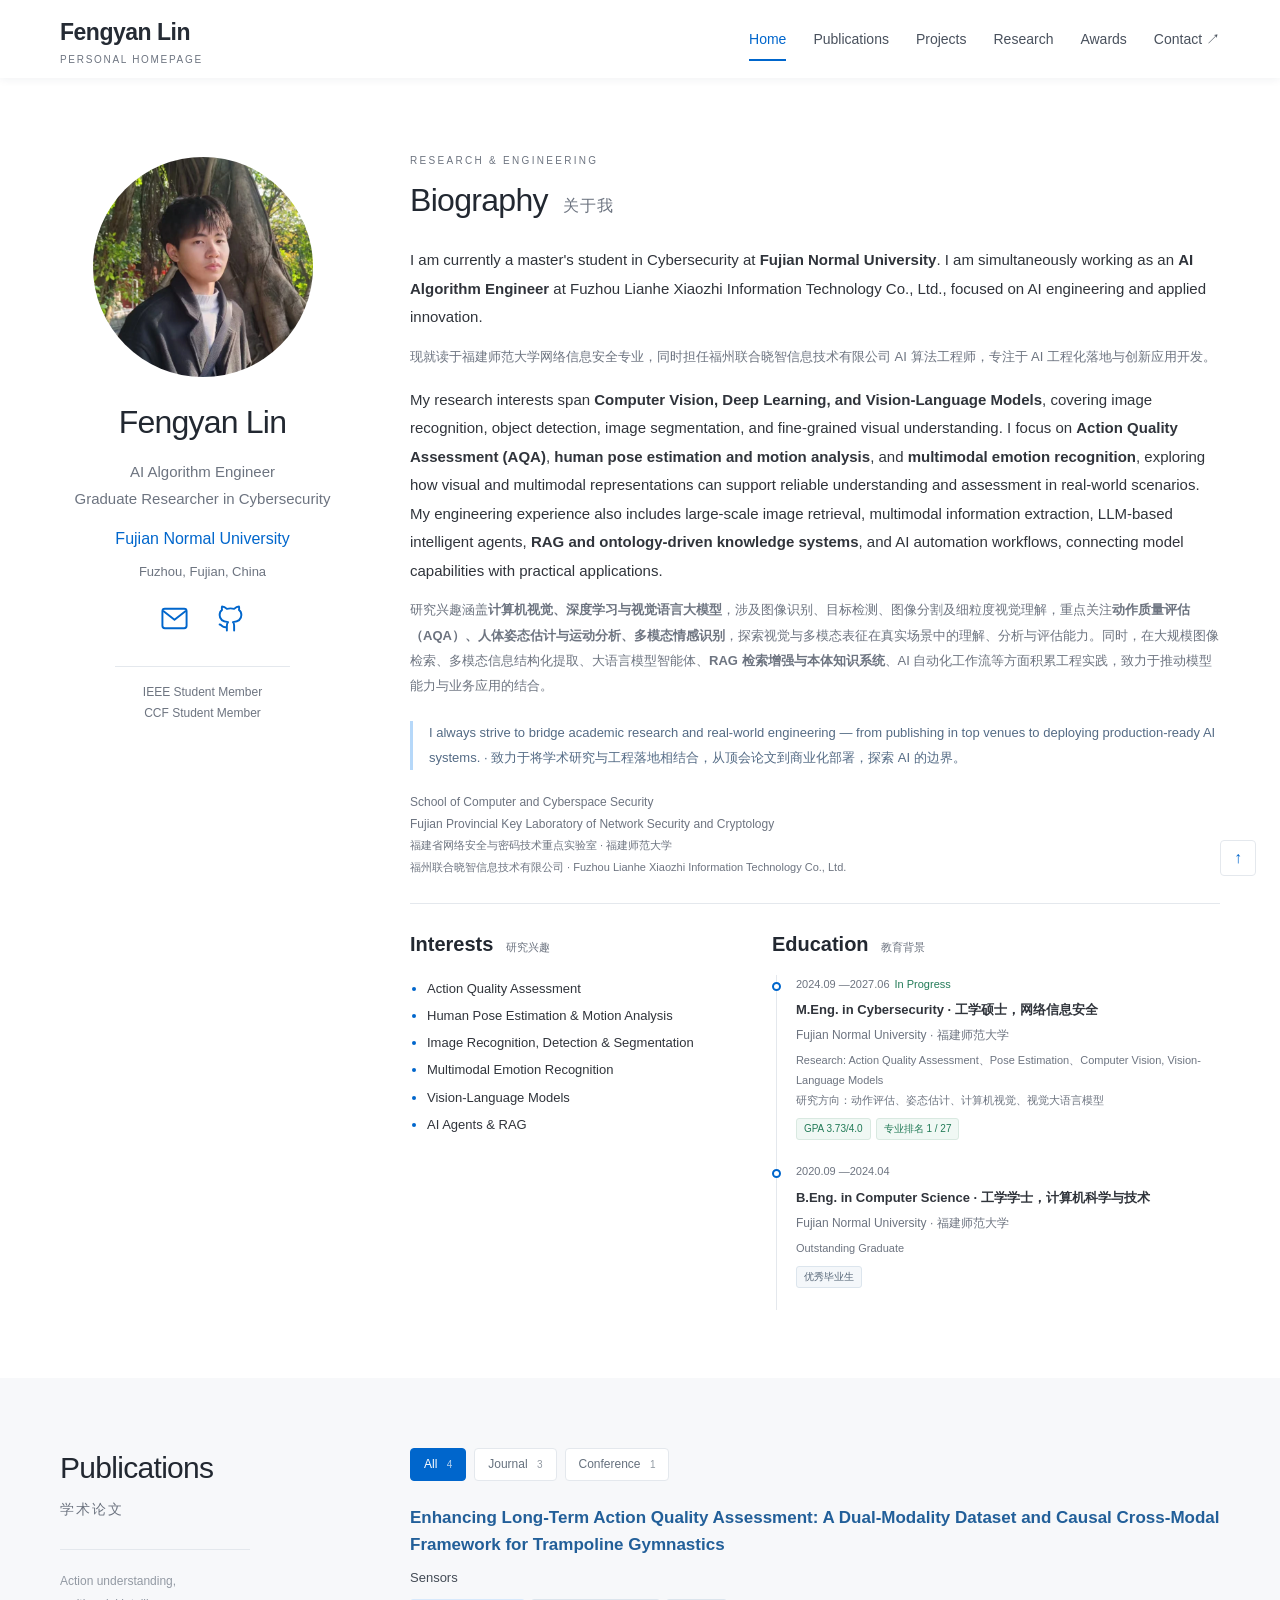
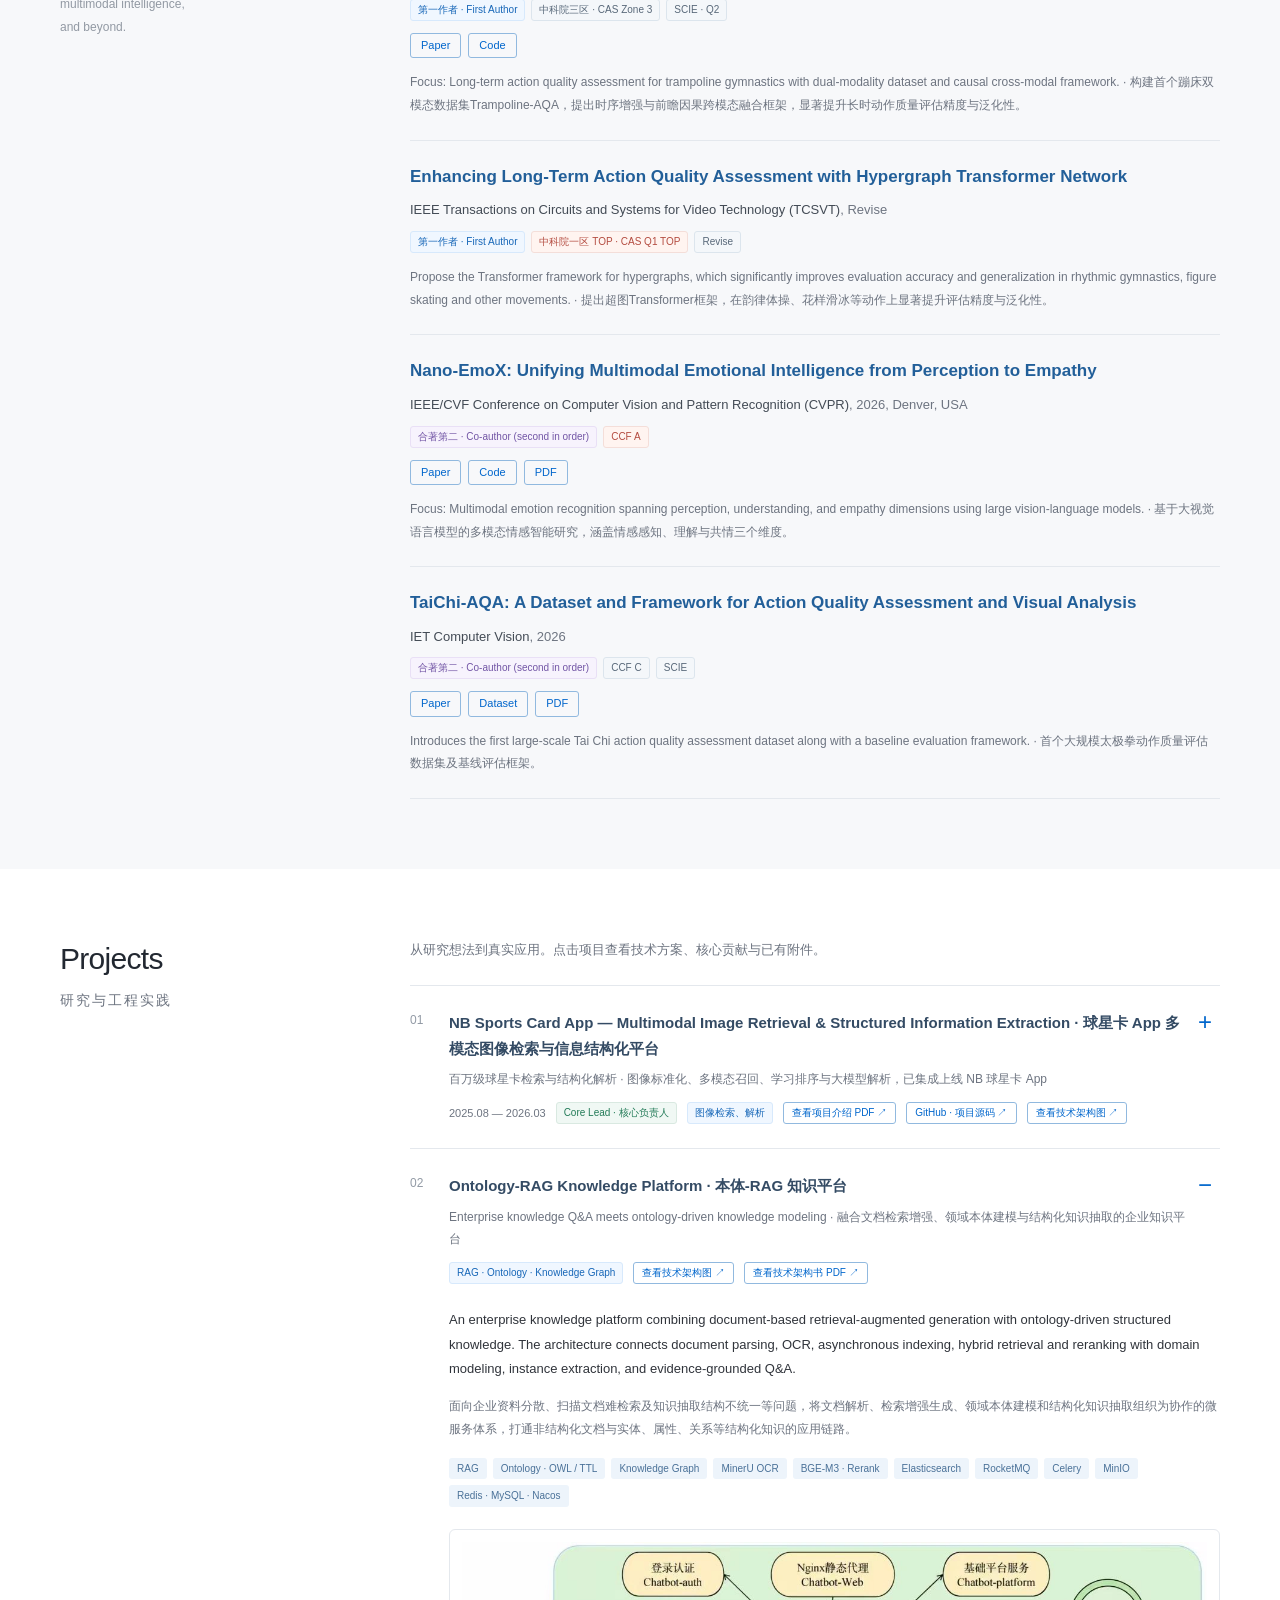
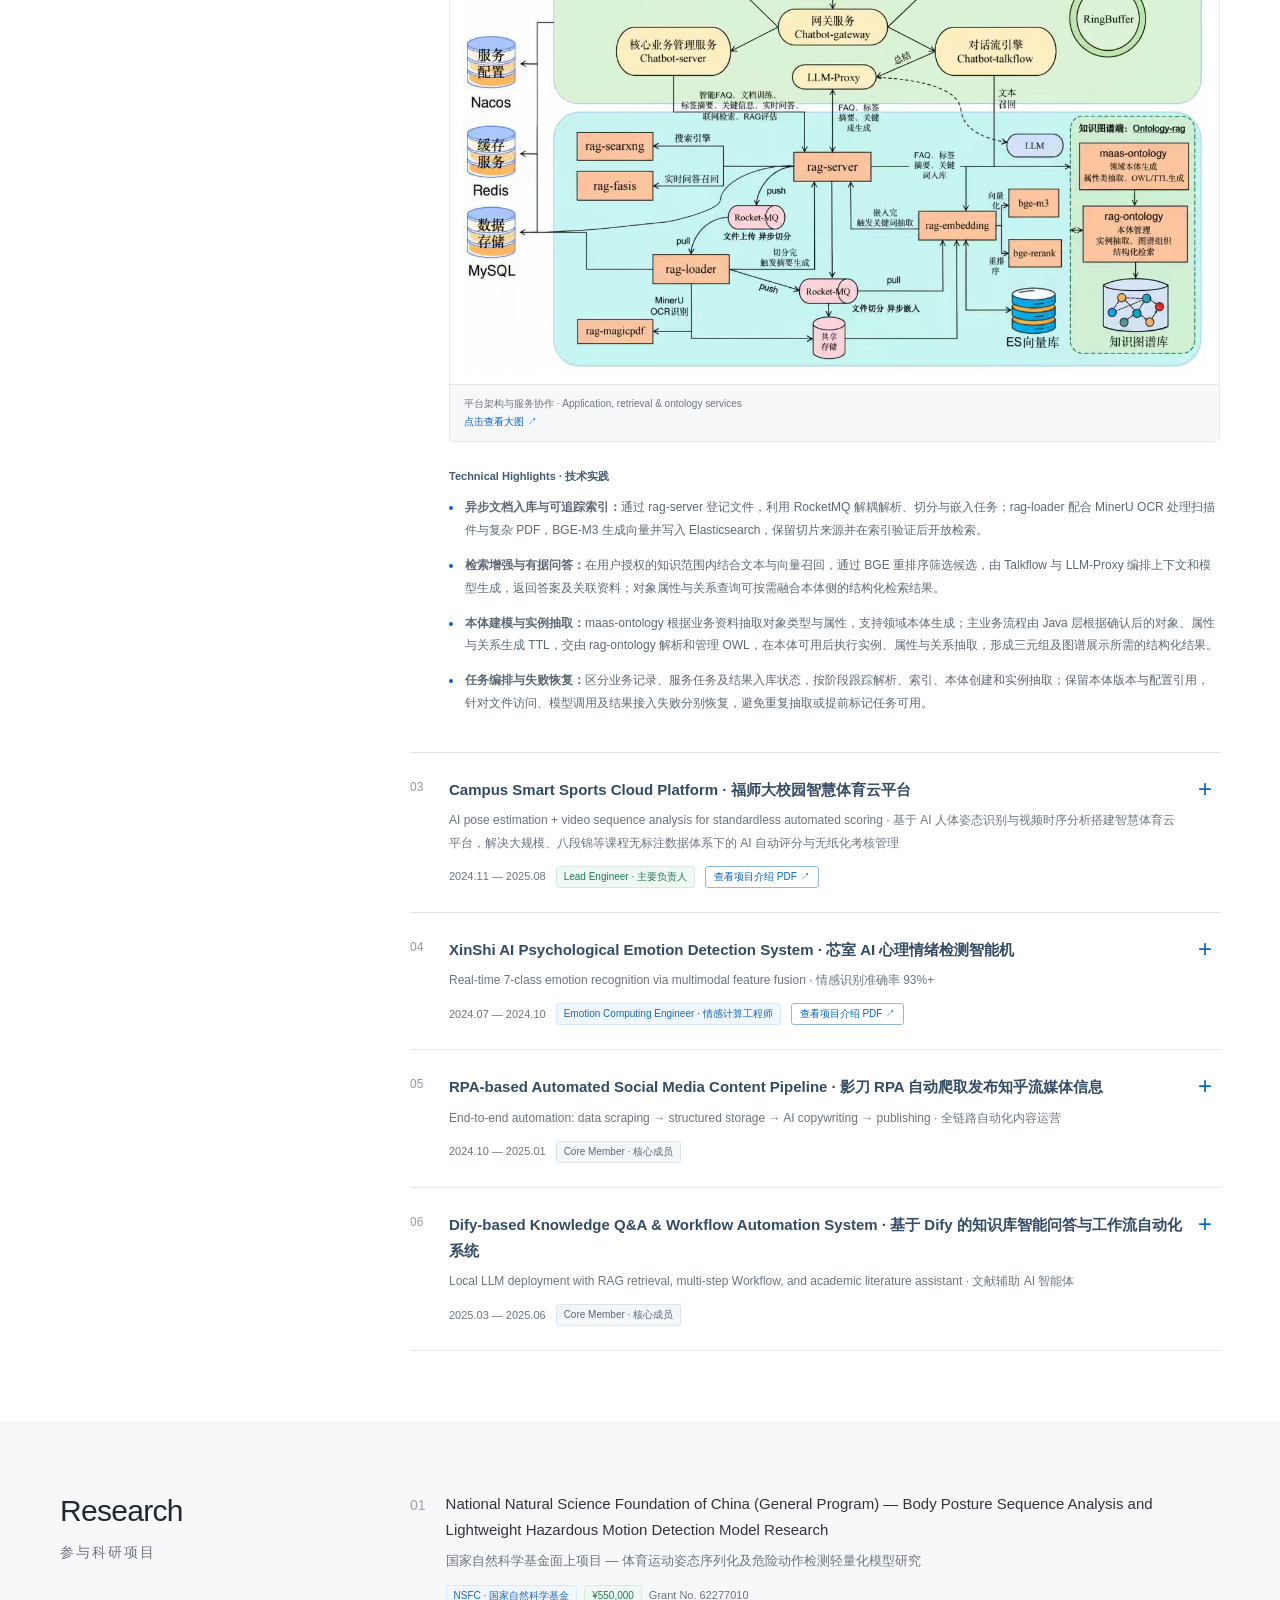
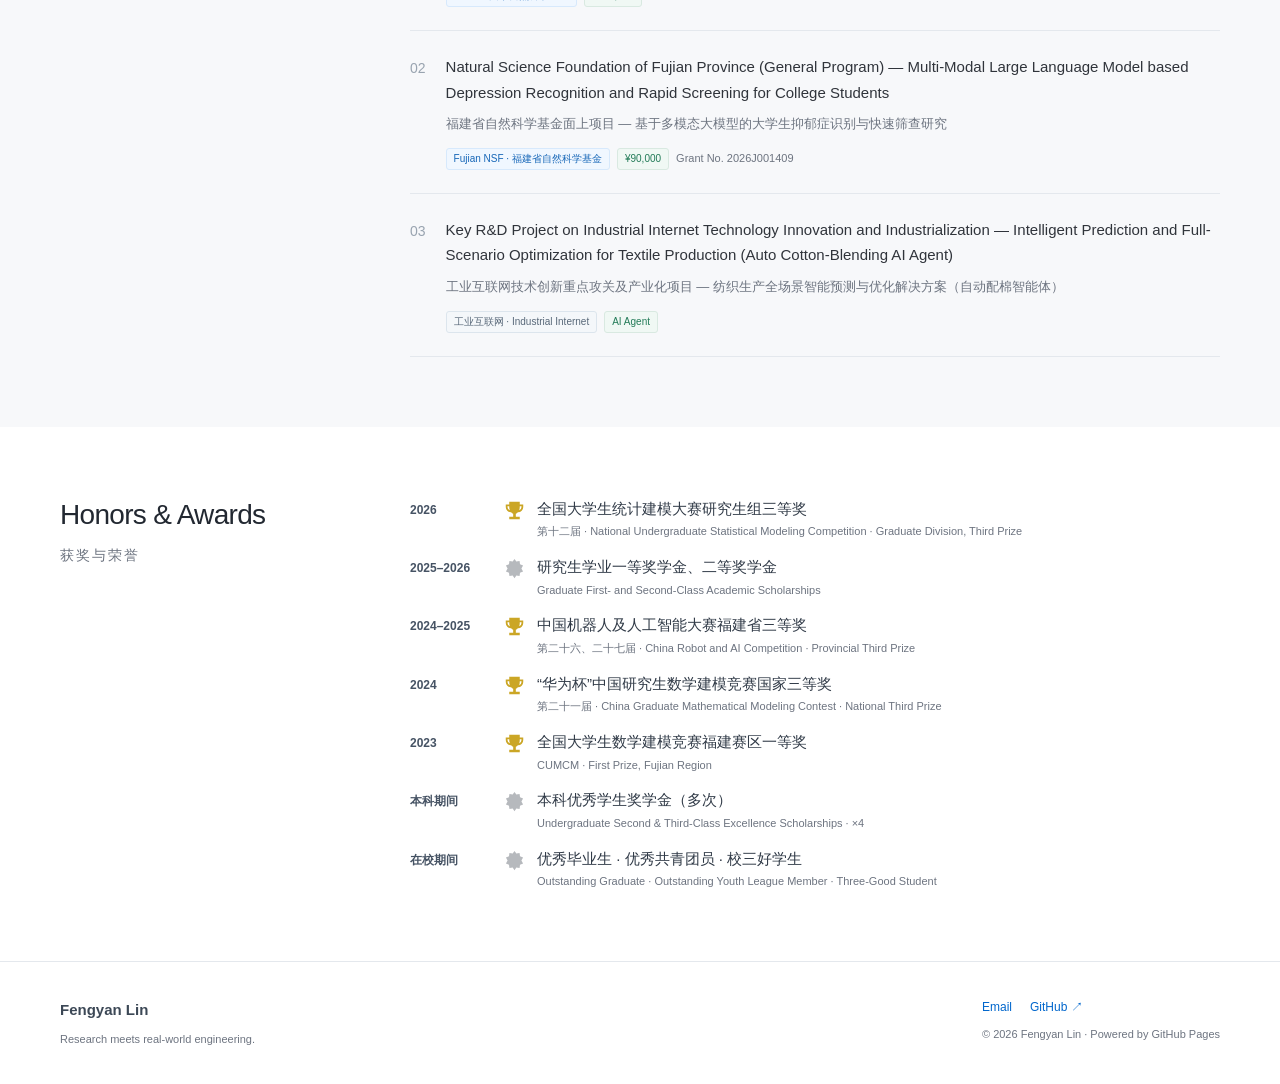
<file: index.html>
<!DOCTYPE html>
<html lang="zh-CN"><head><meta charset="utf-8"><meta name="viewport" content="width=device-width, initial-scale=1">
<meta name="description" content="Fengyan Lin — 福建师范大学网络信息安全硕士研究生、AI 算法工程师。研究方向：动作质量评估、计算机视觉与多模态情感智能。">
<meta name="theme-color" content="#ffffff"><title>Fengyan Lin | Personal Homepage</title>
<link rel="icon" href="assets/favicon.svg" type="image/svg+xml"><link rel="stylesheet" href="assets/site.css"><script src="assets/site.js" defer></script></head>
<body><a class="skip-link" href="#main">跳转至主要内容</a>
<nav class="navbar" aria-label="主导航"><div class="container nav-inner"><a class="brand" href="#about">Fengyan Lin<span>Personal Homepage</span></a><button class="menu-toggle" aria-expanded="false" aria-controls="nav-links" aria-label="展开导航">☰</button><div id="nav-links"><a class="active" href="#about">Home</a><a href="#publications">Publications</a><a href="#projects">Projects</a><a href="#funded">Research</a><a href="#awards">Awards</a><a href="mailto:fengyanlin128@gmail.com">Contact ↗</a></div></div></nav>
<main id="main"><section id="about" class="about-section"><div class="container about-grid">
<aside class="profile"><img class="avatar" src="assets/portrait.webp" alt="Fengyan Lin 的个人头像" width="220" height="220"><h1>Fengyan Lin</h1><p class="profile-role">AI Algorithm Engineer<br>Graduate Researcher in Cybersecurity</p><a class="affiliation" href="https://www.fjnu.edu.cn/" target="_blank" rel="noopener noreferrer">Fujian Normal University</a><p class="location">Fuzhou, Fujian, China</p><div class="social-links"><a href="mailto:fengyanlin128@gmail.com" aria-label="Email" title="fengyanlin128@gmail.com"><svg viewBox="0 0 24 24" aria-hidden="true"><rect x="2" y="4" width="20" height="16" rx="2"/><path d="m3 6 9 7 9-7"/></svg></a><a href="https://github.com/mlxger" target="_blank" rel="noopener noreferrer" aria-label="GitHub" title="GitHub"><svg viewBox="0 0 24 24" aria-hidden="true"><path d="M9 19c-4 1-4-2-6-2m12 5v-4c0-1 .1-2-1-3 4-.5 7-2 7-6 0-2-.5-3-2-4 .3-1 .3-2 0-3-2 0-3 1-4 2-2-.5-4-.5-6 0C8 3 7 2 5 2c-.3 1-.3 2 0 3-1.5 1-2 2-2 4 0 4 3 5.5 7 6-1 1-1 2-1 3v4"/></svg></a></div><div class="memberships">IEEE Student Member<br>CCF Student Member</div></aside>
<div class="biography"><div class="eyebrow">RESEARCH &amp; ENGINEERING</div><h2>Biography<span>关于我</span></h2><p class="bio-p">
      I am currently a master's student in Cybersecurity at <strong>Fujian Normal University</strong>. I am simultaneously working as an <strong>AI Algorithm Engineer</strong>
      at Fuzhou Lianhe Xiaozhi Information Technology Co., Ltd., focused on AI engineering and applied innovation.
    </p><p class="bio-p zh">
      现就读于福建师范大学网络信息安全专业，同时担任福州联合晓智信息技术有限公司 AI 算法工程师，专注于 AI 工程化落地与创新应用开发。
    </p><p class="bio-p" style="margin-top:10px">My research interests span <strong>Computer Vision, Deep Learning, and Vision-Language Models</strong>, covering image recognition, object detection, image segmentation, and fine-grained visual understanding. I focus on <strong>Action Quality Assessment (AQA)</strong>, <strong>human pose estimation and motion analysis</strong>, and <strong>multimodal emotion recognition</strong>, exploring how visual and multimodal representations can support reliable understanding and assessment in real-world scenarios. My engineering experience also includes large-scale image retrieval, multimodal information extraction, LLM-based intelligent agents, <strong>RAG and ontology-driven knowledge systems</strong>, and AI automation workflows, connecting model capabilities with practical applications.</p><p class="bio-p zh">研究兴趣涵盖<strong>计算机视觉、深度学习与视觉语言大模型</strong>，涉及图像识别、目标检测、图像分割及细粒度视觉理解，重点关注<strong>动作质量评估（AQA）、人体姿态估计与运动分析、多模态情感识别</strong>，探索视觉与多模态表征在真实场景中的理解、分析与评估能力。同时，在大规模图像检索、多模态信息结构化提取、大语言模型智能体、<strong>RAG 检索增强与本体知识系统</strong>、AI 自动化工作流等方面积累工程实践，致力于推动模型能力与业务应用的结合。</p><p class="bio-p accent">
      I always strive to bridge academic research and real-world engineering —
      from publishing in top venues to deploying production-ready AI systems.
      · 致力于将学术研究与工程落地相结合，从顶会论文到商业化部署，探索 AI 的边界。
    </p><div class="affiliation-note">School of Computer and Cyberspace Security<br>Fujian Provincial Key Laboratory of Network Security and Cryptology<br><span>福建省网络安全与密码技术重点实验室 · 福建师范大学</span><br><span>福州联合晓智信息技术有限公司 · Fuzhou Lianhe Xiaozhi Information Technology Co., Ltd.</span></div>
<div class="background-grid"><div><h3>Interests <span>研究兴趣</span></h3><ul class="interests"><li>Action Quality Assessment</li><li>Human Pose Estimation &amp; Motion Analysis</li><li>Image Recognition, Detection &amp; Segmentation</li><li>Multimodal Emotion Recognition</li><li>Vision-Language Models</li><li>AI Agents &amp; RAG</li></ul></div><div><h3>Education <span>教育背景</span></h3><div class="edu-row">
<div class="edu-period">2024.09 —<br/>2027.06<br/><span>In Progress</span></div>
<div class="edu-pip"></div>
<div class="edu-body">
<div class="edu-title">M.Eng. in Cybersecurity · 工学硕士，网络信息安全</div>
<div class="edu-sub">Fujian Normal University · 福建师范大学</div>
<div class="edu-note">
          Research: Action Quality Assessment、Pose Estimation、Computer Vision, Vision-Language Models<br/>
          研究方向：动作评估、姿态估计、计算机视觉、视觉大语言模型
        </div>
<div class="edu-bds">
<span class="bd bd-g">GPA 3.73/4.0</span>
<span class="bd bd-g">专业排名 1 / 27</span>
</div>
</div>
</div><div class="edu-row">
<div class="edu-period">2020.09 —<br/>2024.04</div>
<div class="edu-pip"></div>
<div class="edu-body">
<div class="edu-title">B.Eng. in Computer Science · 工学学士，计算机科学与技术</div>
<div class="edu-sub">Fujian Normal University · 福建师范大学</div>
<div class="edu-note">Outstanding Graduate</div>
<div class="edu-bds">

<span class="bd bd-n">优秀毕业生</span>
</div>
</div>
</div></div></div></div></div></section><section id="publications" class="home-section"><div class="container section-grid"><header class="section-heading"><h2>Publications</h2><p>学术论文</p><div class="section-note">Action understanding,<br>multimodal intelligence,<br>and beyond.</div></header><div class="section-content"><div class="publication-filters" role="group" aria-label="筛选论文"><button class="selected" data-filter="all" aria-pressed="true">All <span>4</span></button><button data-filter="journal" aria-pressed="false">Journal <span>3</span></button><button data-filter="conference" aria-pressed="false">Conference <span>1</span></button></div><div class="publication-list"><div class="pub-item" data-type="journal">

<div class="pub-body">
<div class="pub-title">
          Enhancing Long-Term Action Quality Assessment: A Dual-Modality Dataset and Causal Cross-Modal Framework for Trampoline Gymnastics
        </div>
<div class="pub-venue">
<b>Sensors</b>
</div>
<div class="pub-bds">
<span class="bd bd-b">第一作者 · First Author</span>
<span class="bd bd-n">中科院三区 · CAS Zone 3</span>
<span class="bd bd-n">SCIE · Q2</span>
</div>
<div class="pub-links">
<a class="pub-link" href="https://www.mdpi.com/1424-8220/25/18/5824">Paper</a>
<a class="pub-link" href="https://github.com/mlxger/Trampoline">Code</a>
</div>
<div class="pub-note"> 
        Focus: Long-term action quality assessment for trampoline gymnastics with dual-modality dataset and causal cross-modal framework. 
        · 构建首个蹦床双模态数据集Trampoline-AQA，提出时序增强与前瞻因果跨模态融合框架，显著提升长时动作质量评估精度与泛化性。 
        </div>
</div>
</div><div class="pub-item" data-type="journal">

<div class="pub-body">
<div class="pub-title">
          Enhancing Long-Term Action Quality Assessment with Hypergraph Transformer Network
        </div>
<div class="pub-venue">
<b>IEEE Transactions on Circuits and Systems for Video Technology (TCSVT)</b>, Revise
        </div>
<div class="pub-bds">
<span class="bd bd-b">第一作者 · First Author</span>
<span class="bd bd-r">中科院一区 TOP · CAS Q1 TOP</span>
<span class="bd bd-w">Revise</span>
</div>
<div class="pub-note"> 
        Propose the Transformer framework for hypergraphs, which significantly improves evaluation accuracy and generalization in rhythmic gymnastics, figure skating and other movements.
        · 提出超图Transformer框架，在韵律体操、花样滑冰等动作上显著提升评估精度与泛化性。 
        </div>
</div>
</div><div class="pub-item" data-type="conference">

<div class="pub-body">
<div class="pub-title">
          Nano-EmoX: Unifying Multimodal Emotional Intelligence from Perception to Empathy
        </div>
<div class="pub-venue">
<b>IEEE/CVF Conference on Computer Vision and Pattern Recognition (CVPR)</b>, 2026, Denver, USA
        </div>
<div class="pub-bds">
<span class="bd bd-p">合著第二 · Co-author (second in order)</span>
<span class="bd bd-r">CCF A </span>
</div>
<div class="pub-links">
<a class="pub-link" href="https://cvpr.thecvf.com/virtual/2026/poster/38884">Paper</a>
<a class="pub-link" href="https://github.com/waHAHJIAHAO/Nano-EmoX">Code</a>
<a class="pub-link" href="attachments/Huang_Nano-EmoX_Unifying_Multimodal_Emotional_Intelligence_from_Perception_to_Empathy_CVPR_2026_paper.pdf" rel="noopener noreferrer" target="_blank">PDF</a></div>
<div class="pub-note">
          Focus: Multimodal emotion recognition spanning perception, understanding, and empathy dimensions using large vision-language models.
          · 基于大视觉语言模型的多模态情感智能研究，涵盖情感感知、理解与共情三个维度。
        </div>
</div>
</div><div class="pub-item" data-type="journal">

<div class="pub-body">
<div class="pub-title">
          TaiChi-AQA: A Dataset and Framework for Action Quality Assessment and Visual Analysis
        </div>
<div class="pub-venue">
<b>IET Computer Vision</b>, 2026
        </div>
<div class="pub-bds">
<span class="bd bd-p">合著第二 · Co-author (second in order)</span>
<span class="bd bd-n">CCF C</span>
<span class="bd bd-n">SCIE</span>
</div>
<div class="pub-links">
<a class="pub-link" href="https://ietresearch.onlinelibrary.wiley.com/doi/10.1049/cvi2.70053">Paper</a>
<a class="pub-link" href="https://github.com/mlxger/TaiChi-AQA">Dataset</a>
<a class="pub-link" href="attachments/IET Computer Vision - 2026 - Wang - TaiChi‐AQA  A Dataset and Framework for Action Quality Assessment and Visual Analysis (1).pdf" rel="noopener noreferrer" target="_blank">PDF</a></div>
<div class="pub-note">
          Introduces the first large-scale Tai Chi action quality assessment dataset along with a baseline evaluation framework.
          · 首个大规模太极拳动作质量评估数据集及基线评估框架。
        </div>
</div>
</div></div></div></div></section><section id="projects" class="home-section"><div class="container section-grid"><header class="section-heading"><h2>Projects</h2><p>研究与工程实践</p></header><div class="section-content"><p class="section-intro">从研究想法到真实应用。点击项目查看技术方案、核心贡献与已有附件。</p><details class="proj-entry" id="p1">
<summary class="proj-trigger">
<div class="proj-t-idx">01</div>
<div class="proj-t-main">
<div class="proj-t-title">NB Sports Card App — Multimodal Image Retrieval &amp; Structured Information Extraction · 球星卡 App 多模态图像检索与信息结构化平台</div>
<div class="proj-t-brief">百万级球星卡检索与结构化解析 · 图像标准化、多模态召回、学习排序与大模型解析，已集成上线 NB 球星卡 App</div>
</div>
<div class="proj-t-side">
<span class="proj-t-period">2025.08 — 2026.03</span>
<span class="proj-t-role bd bd-g">Core Lead · 核心负责人</span>
<span class="proj-t-role bd bd-b">图像检索、解析</span>
<a class="document-link" href="attachments/NBplayer_card.pdf" rel="noopener noreferrer" target="_blank">查看项目介绍 PDF ↗</a>
<a class="document-link project-repo" href="https://github.com/mlxger/sports-card-ai" rel="noopener noreferrer" target="_blank">GitHub · 项目源码 ↗</a>
<a class="document-link" href="assets/sports-card-architecture.webp" rel="noopener noreferrer" target="_blank">查看技术架构图 ↗</a>
</div>
</summary>
<div class="proj-content">
<p class="proj-en">Led the end-to-end development of a multimodal image retrieval and structured information extraction platform for a million-scale sports card collection. The system standardizes photographed cards, retrieves and reranks similar candidates, and extracts key card fields with a fine-tuned vision-language model. The AI services were engineered and integrated into the NB Sports Card App.</p>
<p class="proj-zh"><strong>项目概述：</strong>面向百万级球星卡图库，解决实拍图片畸变干扰、检索匹配难、卡牌信息人工提取成本高的痛点，搭建端到端多模态检索与结构化解析系统，完成整套 AI 能力工程化落地并集成上线 NB 球星卡 App。</p>
<div class="proj-stacks">
<span class="proj-stack">YOLOv8</span><span class="proj-stack">DINOv2 · SLIP · OpenCLIP · InsightFace</span><span class="proj-stack">Milvus</span><span class="proj-stack">LightGBM</span><span class="proj-stack">LLaMA Factory · LoRA</span><span class="proj-stack">Qwen3-VL-8B</span><span class="proj-stack">ChromaDB · RAG</span><span class="proj-stack">FastAPI</span>
</div>
<div class="contrib-title">Key Contributions · 核心贡献</div>
<div class="contrib-items">
<div class="contrib-row"><div class="contrib-pip"></div><div><strong>图像标准化：</strong>基于 YOLOv8 构建预处理流水线，实现卡牌目标检测、透视矫正、角度归一化与图像增强，消除拍摄角度、光线、背景杂乱带来的干扰，统一模型输入，提升视觉特征鲁棒性。</div></div>
<div class="contrib-row"><div class="contrib-pip"></div><div><strong>多模态召回：</strong>融合 DINOv2 / SLIP / OpenCLIP / InsightFace 多视觉特征，基于 Milvus 向量库搭建检索服务，百万图库实现 <strong>P95 百毫秒级响应、Top-5 粗召回率 98.2%</strong>。</div></div>
<div class="contrib-row"><div class="contrib-pip"></div><div><strong>学习排序：</strong>融合视觉相似度、轮廓纹理、颜色与文本特征训练 LightGBM，重排候选，<strong>MRR@10 由 0.80 升至 0.95</strong>。</div></div>
<div class="contrib-row"><div class="contrib-pip"></div><div><strong>大模型解析：</strong>使用 LLaMA Factory 对 Qwen3-VL-8B 开展 LoRA 微调，搭配 ChromaDB RAG 抽取卡牌核心字段，<strong>结构化信息解析准确率 94% 以上</strong>。</div></div>
<div class="contrib-row"><div class="contrib-pip"></div><div><strong>工程落地：</strong>FastAPI 封装检索、排序与解析服务，完成测试、联调与性能优化，支撑移动端 App 调用。</div></div>
</div>
<figure class="project-figure">
<a aria-label="打开 NB 球星卡技术架构大图" href="assets/sports-card-architecture.webp" rel="noopener noreferrer" target="_blank">
<img alt="NB 球星卡多模态图像检索与信息结构化平台：图像预处理、多模态特征提取、Milvus 向量检索、LightGBM 智能排序、Qwen3-VL 大模型解析与结构化输出。" decoding="async" height="941" loading="lazy" sizes="(max-width: 760px) calc(100vw - 74px), (max-width: 1000px) calc(100vw - 380px), 740px" src="assets/sports-card-preview-960.webp" srcset="assets/sports-card-preview-640.webp 640w, assets/sports-card-preview-960.webp 960w, assets/sports-card-architecture.webp 1672w" width="1672"/>
</a>
<figcaption>NB 球星卡 · 系统流程与效果展示<span>点击查看大图 ↗</span></figcaption>
</figure>
</div>
</details>
<details class="proj-entry" id="p6" open="">
<summary class="proj-trigger">
<div class="proj-t-idx">02</div>
<div class="proj-t-main">
<div class="proj-t-title">Ontology-RAG Knowledge Platform · 本体-RAG 知识平台</div>
<div class="proj-t-brief">Enterprise knowledge Q&amp;A meets ontology-driven knowledge modeling · 融合文档检索增强、领域本体建模与结构化知识抽取的企业知识平台</div>
</div>
<div class="proj-t-side"><span class="proj-t-role bd bd-b">RAG · Ontology · Knowledge Graph</span><a class="document-link" href="assets/ontology-rag-architecture.webp" rel="noopener noreferrer" target="_blank">查看技术架构图 ↗</a><a class="document-link" href="attachments/ontology-rag-architecture.pdf" rel="noopener noreferrer" target="_blank">查看技术架构书 PDF ↗</a></div>
</summary>
<div class="proj-content">
<p class="proj-en">An enterprise knowledge platform combining document-based retrieval-augmented generation with ontology-driven structured knowledge. The architecture connects document parsing, OCR, asynchronous indexing, hybrid retrieval and reranking with domain modeling, instance extraction, and evidence-grounded Q&amp;A.</p>
<p class="proj-zh">面向企业资料分散、扫描文档难检索及知识抽取结构不统一等问题，将文档解析、检索增强生成、领域本体建模和结构化知识抽取组织为协作的微服务体系，打通非结构化文档与实体、属性、关系等结构化知识的应用链路。</p>
<div class="proj-stacks">
<span class="proj-stack">RAG</span><span class="proj-stack">Ontology · OWL / TTL</span><span class="proj-stack">Knowledge Graph</span><span class="proj-stack">MinerU OCR</span><span class="proj-stack">BGE-M3 · Rerank</span><span class="proj-stack">Elasticsearch</span><span class="proj-stack">RocketMQ</span><span class="proj-stack">Celery</span><span class="proj-stack">MinIO</span><span class="proj-stack">Redis · MySQL · Nacos</span>
</div>
<figure class="project-figure">
<a aria-label="打开本体-RAG 知识平台架构大图" href="assets/ontology-rag-architecture.webp" rel="noopener noreferrer" target="_blank">
<img alt="本体-RAG 知识平台架构：Chatbot 应用层通过网关与对话编排连接 RAG 文档处理、向量检索、本体生成和知识图谱服务，底层由 Nacos、Redis、MySQL、RocketMQ 与共享存储支撑。" height="720" loading="lazy" src="assets/ontology-rag-architecture.webp" width="1246"/>
</a>
<figcaption>平台架构与服务协作 · Application, retrieval &amp; ontology services <span>点击查看大图 ↗</span></figcaption>
</figure>
<div class="contrib-title">Technical Highlights · 技术实践</div>
<div class="contrib-items">
<div class="contrib-row"><div class="contrib-pip"></div><div><strong>异步文档入库与可追踪索引：</strong>通过 rag-server 登记文件，利用 RocketMQ 解耦解析、切分与嵌入任务；rag-loader 配合 MinerU OCR 处理扫描件与复杂 PDF，BGE-M3 生成向量并写入 Elasticsearch，保留切片来源并在索引验证后开放检索。</div></div>
<div class="contrib-row"><div class="contrib-pip"></div><div><strong>检索增强与有据问答：</strong>在用户授权的知识范围内结合文本与向量召回，通过 BGE 重排序筛选候选，由 Talkflow 与 LLM-Proxy 编排上下文和模型生成，返回答案及关联资料；对象属性与关系查询可按需融合本体侧的结构化检索结果。</div></div>
<div class="contrib-row"><div class="contrib-pip"></div><div><strong>本体建模与实例抽取：</strong>maas-ontology 根据业务资料抽取对象类型与属性，支持领域本体生成；主业务流程由 Java 层根据确认后的对象、属性与关系生成 TTL，交由 rag-ontology 解析和管理 OWL，在本体可用后执行实例、属性与关系抽取，形成三元组及图谱展示所需的结构化结果。</div></div>
<div class="contrib-row"><div class="contrib-pip"></div><div><strong>任务编排与失败恢复：</strong>区分业务记录、服务任务及结果入库状态，按阶段跟踪解析、索引、本体创建和实例抽取；保留本体版本与配置引用，针对文件访问、模型调用及结果接入失败分别恢复，避免重复抽取或提前标记任务可用。</div></div>
</div>
</div>
</details>
<details class="proj-entry" id="p2"><summary class="proj-trigger">
<div class="proj-t-idx">03</div>
<div class="proj-t-main">
<div class="proj-t-title">Campus Smart Sports Cloud Platform · 福师大校园智慧体育云平台</div>
<div class="proj-t-brief">
              AI pose estimation + video sequence analysis for standardless automated scoring · 基于 AI 人体姿态识别与视频时序分析搭建智慧体育云平台，解决大规模、八段锦等课程无标注数据体系下的 AI 自动评分与无纸化考核管理
            </div>
</div>
<div class="proj-t-side">
<span class="proj-t-period">2024.11 — 2025.08</span>
<span class="proj-t-role bd bd-g">Lead Engineer · 主要负责人</span>
<span class="proj-t-arr">▾</span>
<a class="document-link" href="attachments/tiyu.pdf" rel="noopener noreferrer" target="_blank">查看项目介绍 PDF ↗</a></div>
</summary><div class="proj-content">
<p class="proj-en">
              Designed and developed an intelligent sports assessment cloud platform for campus physical education.
              Leverages AI human pose estimation and big data analytics to automate scoring of Tai Chi, Baduanjin,
              and other courses — replacing manual, subjective assessment with objective AI-driven evaluation.
            </p>
<p class="proj-zh">
              面向校园体育教学与考核场景，依托 AI 人体姿态识别、大数据分析技术搭建智慧体育云平台，实现太极拳、八段锦等课程 AI 自动判分、无纸化考核和数据可视化管理，解决传统体育考核人工评分效率低、标准不统一等痛点。
            </p>
<div class="proj-stacks">
<span class="proj-stack">3D Pose Estimation · 3D 人体姿态估计</span>
<span class="proj-stack">DTW Dynamic Time Warping</span>
<span class="proj-stack">Video Processing</span>
<span class="proj-stack">Temporal Feature Analysis</span>
</div>
<div class="contrib-title">Key Contributions · 核心贡献</div>
<div class="contrib-items">
<div class="contrib-row">
<div class="contrib-pip"></div>
<div>Designed and developed an intelligent sports assessment cloud platform for campus physical education scenarios.
                  Based on <strong>AI pose estimation and video sequence analysis</strong>, built a smart sports cloud platform 
                  to solve challenges of low manual scoring efficiency and inconsistent standards in traditional assessment methods, 
                  achieving standardless automated AI scoring and paperless examination management.
                  面向高校体育教学考核场景，基于 <strong>AI 人体姿态识别与视频时序分析
                  </strong>搭建智慧体育云平台，解决大规模、八段锦等课程传统人工评分效率低、标准不统一的痛点，实现无标注数据体系下的 AI 自动评分与无纸化考核管理。
                </div>
</div>
<div class="contrib-row">
<div class="contrib-pip"></div>
<div>Constructed a <strong>DTW (Dynamic Time Warping)</strong> model for student action sequence similarity matching against standard references; optimized scoring logic to achieve 
                  <strong>95%+ evaluation accuracy</strong>. 
                  · 构建 DTW 动态时间规整模型，实现动作序列相似度匹配，优化判分逻辑，将评估准确率提升至 95%+。
                </div>
</div>
</div>
</div></details><details class="proj-entry" id="p3"><summary class="proj-trigger">
<div class="proj-t-idx">04</div>
<div class="proj-t-main">
<div class="proj-t-title">XinShi AI Psychological Emotion Detection System · 芯室 AI 心理情绪检测智能机</div>
<div class="proj-t-brief">
              Real-time 7-class emotion recognition via multimodal feature fusion · 情感识别准确率 93%+
            </div>
</div>
<div class="proj-t-side">
<span class="proj-t-period">2024.07 — 2024.10</span>
<span class="proj-t-role bd bd-b">Emotion Computing Engineer · 情感计算工程师</span>
<span class="proj-t-arr">▾</span>
<a class="document-link" href="attachments/xinli.pdf" rel="noopener noreferrer" target="_blank">查看项目介绍 PDF ↗</a></div>
</summary><div class="proj-content">
<p class="proj-en">
              Responsible for the emotion recognition and weighted affective computing core module development.
              Based on multidimensional feature extraction from video frames and multimodal data fusion,
              the system achieves real-time user emotion judgment and quantitative mental health assessment.
            </p>
<p class="proj-zh">
              负责情感识别与计算加权情感核心模块开发，基于视频帧多维度特征提取与多模态数据融合，实现用户实时情绪判定与心理健康量化评估。
            </p>
<div class="proj-stacks">
<span class="proj-stack">Affective Computing</span>
<span class="proj-stack">Facial Expression Recognition</span>
<span class="proj-stack">Multimodal Fusion</span>
<span class="proj-stack">Real-time Inference</span>
</div>
<div class="contrib-title">Key Contributions · 核心贡献</div>
<div class="contrib-items">
<div class="contrib-row">
<div class="contrib-pip"></div>
<div>Implemented real-time recognition of <strong>7 basic emotions</strong> (Surprise · 惊讶, Joy · 欣喜, Calm · 平静, Disgust · 厌恶, Anger · 恼怒, Fear · 恐惧, Sadness · 哀伤) from facial expression features extracted from video frames; achieved <strong>93%+ recognition accuracy</strong>.</div>
</div>
</div>
</div></details><details class="proj-entry" id="p4"><summary class="proj-trigger">
<div class="proj-t-idx">05</div>
<div class="proj-t-main">
<div class="proj-t-title">RPA-based Automated Social Media Content Pipeline · 影刀 RPA 自动爬取发布知乎流媒体信息</div>
<div class="proj-t-brief">
              End-to-end automation: data scraping → structured storage → AI copywriting → publishing · 全链路自动化内容运营
            </div>
</div>
<div class="proj-t-side">
<span class="proj-t-period">2024.10 — 2025.01</span>
<span class="proj-t-role bd bd-n">Core Member · 核心成员</span>
<span class="proj-t-arr">▾</span>
</div>
</summary><div class="proj-content">
<p class="proj-en">
              Designed a Zhihu social media data collection and publishing automation pipeline based on
              Yingdao RPA and vector database tooling. Implements keyword/account/topic-targeted scraping,
              structured database storage, AI-generated content writing, and automated publishing.
            </p>
<p class="proj-zh">
              基于影刀 RPA 与向量库工具，设计知乎流媒体信息自动采集流程，实现对指定关键词、账号、话题的数据抓取、结构化入库与 AI 文案自动生成发布，显著降低人工运营成本。
            </p>
<div class="proj-stacks">
<span class="proj-stack">Yingdao RPA · 影刀 RPA</span>
<span class="proj-stack">Vector DB · 向量库</span>
<span class="proj-stack">AI Agent</span>
<span class="proj-stack">Workflow Automation</span>
</div>
<div class="contrib-title">Key Contributions · 核心贡献</div>
<div class="contrib-items">
<div class="contrib-row">
<div class="contrib-pip"></div>
<div>Designed structured database ingestion workflow — automatically writing scraped media data (title, body, timestamp, URL, tags, account) into queryable, traceable, reusable storage. · 设计数据入库流程，将爬取信息自动写入数据库，保证数据可查询、可追踪、可复用。</div>
</div>
<div class="contrib-row">
<div class="contrib-pip"></div>
<div>Built custom <strong>AI Agent</strong> to automatically generate Zhihu-optimized copy, titles, and tags from database content; integrated with RPA for full-pipeline content publishing. · 构建自定义 AI Agent，根据数据库内容自动生成知乎文案与标签，结合影刀实现全流程自动发布。</div>
</div>
</div>
</div></details><details class="proj-entry" id="p5"><summary class="proj-trigger">
<div class="proj-t-idx">06</div>
<div class="proj-t-main">
<div class="proj-t-title">Dify-based Knowledge Q&amp;A &amp; Workflow Automation System · 基于 Dify 的知识库智能问答与工作流自动化系统</div>
<div class="proj-t-brief">
              Local LLM deployment with RAG retrieval, multi-step Workflow, and academic literature assistant · 文献辅助 AI 智能体
            </div>
</div>
<div class="proj-t-side">
<span class="proj-t-period">2025.03 — 2025.06</span>
<span class="proj-t-role bd bd-n">Core Member · 核心成员</span>
<span class="proj-t-arr">▾</span>
</div>
</summary><div class="proj-content">
<p class="proj-en">
              Locally deployed a Dify-based LLM application platform. Configured model APIs, knowledge bases,
              datasets, prompt orchestration, and application publishing to deliver intelligent Q&amp;A
              and content generation services for specific business scenarios.
            </p>
<p class="proj-zh">
              本地部署基于 Dify 的大模型应用开发平台，完成模型、知识库调用、数据集配置、Prompt 编排与应用发布，实现面向特定业务场景的智能问答与内容生成服务。
            </p>
<div class="proj-stacks">
<span class="proj-stack">Dify</span>
<span class="proj-stack">RAG</span>
<span class="proj-stack">Workflow</span>
<span class="proj-stack">Knowledge Base</span>
<span class="proj-stack">Prompt Engineering</span>
<span class="proj-stack">Ollama</span>
</div>
<div class="contrib-title">Key Contributions · 核心贡献</div>
<div class="contrib-items">
<div class="contrib-row">
<div class="contrib-pip"></div>
<div>Implemented local document <strong>RAG retrieval-augmented answering</strong>: document loading, chunking, vectorization, and similarity retrieval pipeline linking user queries to local knowledge bases. · 实现本地文件 RAG 检索增强回答，完成文档加载、切分、向量化存储与相似度检索全流程。</div>
</div>
<div class="contrib-row">
<div class="contrib-pip"></div>
<div>Designed multi-step <strong>Dify Workflow/Agent</strong> task flows covering problem understanding, knowledge retrieval, model reasoning, and structured output. · 设计多步骤任务流，实现问题理解、知识检索、模型推理、结果输出等流程化处理。</div>
</div>
<div class="contrib-row">
<div class="contrib-pip"></div>
<div>Independently built an <strong>academic literature assistant agent</strong> supporting paper search, citation generation, experimental analysis assistance, and multi-turn Q&amp;A with full context tracking. · 独立搭建文献辅助 AI 智能体，支持文献查找、引用生成、实验辅助分析等能力，支持多轮问答与上下文追踪。</div>
</div>
</div>
</div></details></div></div></section><section id="funded" class="home-section"><div class="container section-grid"><header class="section-heading"><h2>Research</h2><p>参与科研项目</p></header><div class="section-content"><div class="fund-list">
<div class="fund-item">
<div class="fund-n">01</div>
<div class="fund-body">
<div class="fund-en">National Natural Science Foundation of China (General Program) — Body Posture Sequence Analysis and Lightweight Hazardous Motion Detection Model Research</div>
<div class="fund-zh">国家自然科学基金面上项目 — 体育运动姿态序列化及危险动作检测轻量化模型研究</div>
<div class="fund-meta">
<span class="bd bd-b">NSFC · 国家自然科学基金</span>
<span class="bd bd-g">¥550,000</span>
<span class="fund-code">Grant No. 62277010</span>
</div>
</div>
</div>
<div class="fund-item">
<div class="fund-n">02</div>
<div class="fund-body">
<div class="fund-en">Natural Science Foundation of Fujian Province (General Program) — Multi-Modal Large Language Model based Depression Recognition and Rapid Screening for College Students</div>
<div class="fund-zh">福建省自然科学基金面上项目 — 基于多模态大模型的大学生抑郁症识别与快速筛查研究</div>
<div class="fund-meta">
<span class="bd bd-b">Fujian NSF · 福建省自然科学基金</span>
<span class="bd bd-g">¥90,000</span>
<span class="fund-code">Grant No. 2026J001409</span>
</div>
</div>
</div>
<div class="fund-item">
<div class="fund-n">03</div>
<div class="fund-body">
<div class="fund-en">Key R&amp;D Project on Industrial Internet Technology Innovation and Industrialization — Intelligent Prediction and Full-Scenario Optimization for Textile Production (Auto Cotton-Blending AI Agent)</div>
<div class="fund-zh">工业互联网技术创新重点攻关及产业化项目 — 纺织生产全场景智能预测与优化解决方案（自动配棉智能体）</div>
<div class="fund-meta">
<span class="bd bd-n">工业互联网 · Industrial Internet</span>
<span class="bd bd-g">AI Agent</span>
</div>
</div>
</div>
</div></div></div></section><section id="awards" class="home-section"><div class="container section-grid"><header class="section-heading"><h2>Honors &amp; Awards</h2><p>获奖与荣誉</p></header><div class="section-content"><ul class="honors-list" aria-label="获奖与荣誉">
  <li class="honor-item"><span class="honor-year">2026</span><span class="honor-icon trophy" aria-hidden="true"></span><div><div class="honor-title">全国大学生统计建模大赛研究生组三等奖</div><div class="honor-detail">第十二届 · National Undergraduate Statistical Modeling Competition · Graduate Division, Third Prize</div></div></li>
  <li class="honor-item"><span class="honor-year">2025–2026</span><span class="honor-icon medal" aria-hidden="true"></span><div><div class="honor-title">研究生学业一等奖学金、二等奖学金</div><div class="honor-detail">Graduate First- and Second-Class Academic Scholarships</div></div></li>
  <li class="honor-item"><span class="honor-year">2024–2025</span><span class="honor-icon trophy" aria-hidden="true"></span><div><div class="honor-title">中国机器人及人工智能大赛福建省三等奖</div><div class="honor-detail">第二十六、二十七届 · China Robot and AI Competition · Provincial Third Prize</div></div></li>
  <li class="honor-item"><span class="honor-year">2024</span><span class="honor-icon trophy" aria-hidden="true"></span><div><div class="honor-title">“华为杯”中国研究生数学建模竞赛国家三等奖</div><div class="honor-detail">第二十一届 · China Graduate Mathematical Modeling Contest · National Third Prize</div></div></li>
  <li class="honor-item"><span class="honor-year">2023</span><span class="honor-icon trophy" aria-hidden="true"></span><div><div class="honor-title">全国大学生数学建模竞赛福建赛区一等奖</div><div class="honor-detail">CUMCM · First Prize, Fujian Region</div></div></li>
  <li class="honor-item"><span class="honor-year">本科期间</span><span class="honor-icon medal" aria-hidden="true"></span><div><div class="honor-title">本科优秀学生奖学金（多次）</div><div class="honor-detail">Undergraduate Second &amp; Third-Class Excellence Scholarships · ×4</div></div></li>
  <li class="honor-item"><span class="honor-year">在校期间</span><span class="honor-icon medal" aria-hidden="true"></span><div><div class="honor-title">优秀毕业生 · 优秀共青团员 · 校三好学生</div><div class="honor-detail">Outstanding Graduate · Outstanding Youth League Member · Three-Good Student</div></div></li>
</ul>
</div></div></section></main><footer><div class="container footer-inner"><div><strong>Fengyan Lin</strong><p>Research meets real-world engineering.</p></div><div><a href="mailto:fengyanlin128@gmail.com">Email</a><a href="https://github.com/mlxger" target="_blank" rel="noopener noreferrer">GitHub ↗</a><p>© 2026 Fengyan Lin · Powered by GitHub Pages</p></div></div></footer><a class="back-top" href="#about" aria-label="回到顶部">↑</a></body></html>
</file>
<file: assets/site.css>
:root{--blue:#0066cc;--text:#30343b;--muted:#6d7480;--line:#e4e8ed;--soft:#f7f8fa;--white:#fff;--green:#237b58;font-family:Arial,"Microsoft YaHei","PingFang SC",sans-serif;color:var(--text);font-size:16px;line-height:1.75;scroll-behavior:smooth;scroll-padding-top:92px}*{box-sizing:border-box}body{margin:0;background:var(--white)}a{color:var(--blue);text-decoration:none}a:hover{text-decoration:underline}button{font:inherit;cursor:pointer}a,button,summary{-webkit-tap-highlight-color:transparent}a:focus-visible,button:focus-visible,summary:focus-visible{outline:3px solid #73b5f6;outline-offset:5px}h1,h2,h3,p{margin-top:0}h1,h2,h3{color:#222831;line-height:1.3}h2{font-size:32px;font-weight:500;letter-spacing:-.7px}h3{font-size:20px;font-weight:600}.container{width:min(1160px,calc(100% - 64px));margin:auto}.navbar{height:78px;position:sticky;top:0;z-index:20;background:#fffffff5;box-shadow:0 1px 9px #20304812}.nav-inner{height:100%;display:flex;align-items:center;justify-content:space-between;gap:24px}.brand{font-size:23px;font-weight:700;color:#252b34;white-space:nowrap;letter-spacing:-.5px}.brand:hover{text-decoration:none}.brand span{display:block;font-size:10px;letter-spacing:1.7px;text-transform:uppercase;font-weight:400;color:var(--muted);line-height:1.3}#nav-links{display:flex;gap:27px;align-items:center}#nav-links a{color:#49515d;font-size:14px;font-weight:500;position:relative}#nav-links a.active{color:var(--blue)}#nav-links a.active:after{content:"";position:absolute;left:0;right:0;bottom:-10px;height:2px;background:var(--blue)}.menu-toggle{display:none}.about-section{padding:74px 0 68px}.about-grid{display:grid;grid-template-columns:285px minmax(0,1fr);gap:65px}.profile{text-align:center;padding-top:5px}.avatar{width:220px;height:220px;object-fit:cover;border-radius:50%;display:block;margin:0 auto 25px;background:var(--soft)}.profile h1{font-size:32px;letter-spacing:-.8px;font-weight:500;margin-bottom:14px}.profile-role{font-size:15px;line-height:1.8;color:var(--muted);margin-bottom:13px}.affiliation{font-size:16px}.location{font-size:13px;color:var(--muted);margin:8px 0 17px}.social-links{display:flex;justify-content:center;gap:19px}.social-links a{display:block;padding:4px}.social-links svg{width:29px;height:29px;fill:none;stroke:currentColor;stroke-width:1.6;stroke-linecap:round;stroke-linejoin:round}.memberships{margin-top:20px;padding-top:15px;border-top:1px solid var(--line);font-size:12px;color:var(--muted);display:inline-block;min-width:175px}.eyebrow{font-size:10px;letter-spacing:2.3px;color:var(--muted);margin-bottom:10px}.biography h2{margin-bottom:25px}.biography h2>span{font-size:16px;margin-left:15px;color:var(--muted);font-weight:400;letter-spacing:1px}.bio-p{font-size:15px;line-height:1.9;margin-bottom:12px}.bio-p.zh{font-size:13px;color:var(--muted);line-height:1.95;margin-bottom:17px}.bio-p.accent{border-left:3px solid #b6d8f9;padding:0 0 0 16px;font-size:13px;color:#546b85;margin:22px 0}.affiliation-note{font-size:12px;color:var(--muted);line-height:1.8;padding-bottom:24px;border-bottom:1px solid var(--line)}.affiliation-note span{font-size:11px}.background-grid{display:grid;grid-template-columns:1fr 1.35fr;gap:30px;padding-top:27px}.background-grid h3{margin-bottom:18px}.background-grid h3 span{font-size:11px;font-weight:400;color:var(--muted);margin-left:7px}.interests{padding-left:17px;font-size:13px;line-height:2.1;margin:0}.interests li::marker{color:var(--blue)}.edu-row{padding:0 0 22px 19px;position:relative;border-left:1px solid var(--line);margin-left:4px}.edu-pip{position:absolute;width:9px;height:9px;border:2px solid var(--blue);background:white;border-radius:50%;top:7px;left:-5px}.edu-period{font-size:11px;color:var(--muted);margin-bottom:5px}.edu-period br{display:none}.edu-period span{margin-left:5px;color:var(--green)}.edu-title{font-size:13px;font-weight:600;line-height:1.7;margin-bottom:4px}.edu-sub{font-size:12px;color:var(--muted)}.edu-note{font-size:11px;color:var(--muted);line-height:1.8;margin-top:5px}.edu-bds{margin-top:8px;display:flex;flex-wrap:wrap;gap:5px}.bd{display:inline-block;border:1px solid #dce5ed;background:#f4f7fa;color:#586879;font-size:10px;padding:1px 7px;border-radius:3px;line-height:1.8}.bd-b{color:#1767b8;background:#f0f7ff;border-color:#d7e9fc}.bd-r{color:#b44c40;background:#fff4f0;border-color:#f4ded9}.bd-g{color:var(--green);background:#f0f8f4;border-color:#d9e9e1}.bd-p{color:#7255a5;background:#f7f3fd;border-color:#e9e0f6}.home-section{padding:70px 0}.home-section:nth-of-type(even){background:var(--soft)}.section-grid{display:grid;grid-template-columns:285px minmax(0,1fr);gap:65px}.section-heading h2{font-size:30px;margin-bottom:10px}.section-heading>p{color:var(--muted);font-size:14px;letter-spacing:2px}.section-note{font-size:12px;color:#9299a3;border-top:1px solid var(--line);padding-top:20px;margin-top:27px;width:190px;line-height:1.9}.publication-filters{display:flex;gap:8px;margin:0 0 24px;flex-wrap:wrap}.publication-filters button{border:1px solid var(--line);border-radius:4px;padding:5px 13px;background:white;color:#66717e;font-size:12px}.publication-filters button.selected{color:white;background:var(--blue);border-color:var(--blue)}.publication-filters span{font-size:10px;margin-left:6px;opacity:.7}.pub-item{padding:23px 0;border-bottom:1px solid var(--line)}.pub-item:first-child{padding-top:0}.pub-item[hidden]{display:none}.pub-title{font-size:17px;font-weight:600;color:#225f99;line-height:1.55;margin-bottom:9px}.pub-venue{font-size:13px;color:var(--muted);margin-bottom:9px}.pub-venue b{font-weight:500;color:#434b55}.pub-bds{display:flex;gap:6px;flex-wrap:wrap;margin-bottom:12px}.pub-links{display:flex;gap:7px;flex-wrap:wrap}.pub-link,.document-link{display:inline-block;font-size:11px;border:1px solid #91b9df;border-radius:3px;padding:2px 10px;color:var(--blue);background:transparent}.pub-link:hover,.document-link:hover{background:var(--blue);color:white;text-decoration:none}.pub-note{font-size:12px;line-height:1.9;color:var(--muted);margin-top:13px}.section-intro{font-size:13px;color:var(--muted);margin-bottom:23px}.proj-entry{border-top:1px solid var(--line)}.proj-entry:last-child{border-bottom:1px solid var(--line)}.proj-trigger{list-style:none;display:grid;grid-template-columns:27px minmax(0,1fr) 22px;gap:12px;cursor:pointer;padding:24px 0;position:relative}.proj-trigger::-webkit-details-marker{display:none}.proj-trigger:after{content:"+";grid-column:3;grid-row:1;font-size:24px;color:var(--blue);line-height:1}.proj-entry[open]>.proj-trigger:after{content:"−"}.proj-t-idx{font-size:12px;color:#929aa5;grid-column:1;grid-row:1}.proj-t-main{grid-column:2;grid-row:1}.proj-t-title{font-size:15px;font-weight:600;line-height:1.7;color:#344b64}.proj-trigger:hover .proj-t-title{color:var(--blue)}.proj-t-brief{font-size:12px;color:var(--muted);line-height:1.85;margin-top:7px}.proj-t-side{grid-column:2;display:flex;align-items:center;gap:10px;flex-wrap:wrap}.proj-t-period{font-size:11px;color:var(--muted)}.proj-t-arr{display:none}.proj-t-role{font-size:10px}.proj-content{padding:0 0 25px 39px}.proj-en{font-size:13px;line-height:1.9}.proj-zh{font-size:12px;color:var(--muted);line-height:1.9}.proj-stacks{display:flex;flex-wrap:wrap;gap:6px;margin:17px 0}.proj-stack{font-size:10px;padding:2px 8px;border-radius:3px;background:#edf4fb;color:#4a7198}.contrib-title{font-size:11px;font-weight:bold;margin:18px 0 10px;color:#435b74}.contrib-row{display:grid;grid-template-columns:5px minmax(0,1fr);gap:11px;font-size:12px;line-height:1.9;color:#5e6875;margin-bottom:12px;overflow-wrap:anywhere}.contrib-pip{width:4px;height:4px;margin-top:10px;border-radius:50%;background:var(--blue)}.document-link{margin-top:14px}.fund-item{display:flex;gap:20px;padding:23px 0;border-bottom:1px solid var(--line)}.fund-item:first-child{padding-top:0}.fund-n{font-size:14px;color:#98a3af;padding-top:2px}.fund-en{font-size:15px;font-weight:500;line-height:1.7;margin-bottom:8px}.fund-zh{font-size:13px;color:var(--muted);margin-bottom:12px}.fund-meta{display:flex;gap:7px;flex-wrap:wrap;align-items:center}.fund-code{font-size:11px;color:var(--muted)}.aw-row{display:flex;gap:14px;padding:15px 0;border-bottom:1px solid var(--line);font-size:13px;line-height:1.9}.aw-row:first-child{padding-top:0}.aw-dot{width:5px;height:5px;border-radius:50%;background:var(--blue);flex-shrink:0;margin-top:10px}.aw-row strong{font-weight:600;color:#344b64}footer{padding:35px 0;background:white;border-top:1px solid var(--line)}.footer-inner{display:flex;justify-content:space-between;gap:20px;font-size:12px;color:var(--muted)}.footer-inner p{font-size:11px;margin:7px 0 0}.footer-inner a{margin-right:18px}.footer-inner strong{font-size:15px;color:#3c4856}.back-top{position:fixed;bottom:24px;right:24px;border:1px solid var(--line);width:36px;height:36px;text-align:center;line-height:34px;border-radius:4px;background:#ffffffeb}.skip-link{position:fixed;top:-100px;z-index:100;background:var(--blue);color:white;padding:10px}.skip-link:focus{top:0}::selection{background:#d8eafb}
@media(min-width:1500px){.container{width:1200px}.about-grid,.section-grid{gap:75px;grid-template-columns:300px minmax(0,1fr)}}
@media(max-width:1000px){.container{width:calc(100% - 48px)}.about-grid,.section-grid{grid-template-columns:230px minmax(0,1fr);gap:35px}.avatar{width:185px;height:185px}.profile h1{font-size:28px}#nav-links{gap:18px}.background-grid{grid-template-columns:1fr;gap:24px}.section-heading h2{font-size:27px}}
@media(max-width:760px){:root{scroll-padding-top:85px}.container{width:calc(100% - 36px)}.navbar{height:68px}.brand{font-size:20px}.menu-toggle{display:block;border:1px solid var(--line);border-radius:4px;background:white;color:var(--blue);font-size:22px;padding:0 9px}#nav-links{display:none;position:absolute;top:68px;left:0;right:0;background:white;box-shadow:0 6px 10px #20304812;padding:16px 23px;gap:0}#nav-links.open{display:flex;flex-direction:column;align-items:stretch}#nav-links a{padding:10px 0}#nav-links a.active:after{display:none}.about-section{padding:37px 0 42px}.about-grid{grid-template-columns:1fr;gap:32px}.avatar{width:160px;height:160px;margin-bottom:19px}.profile h1{font-size:29px}.memberships{margin-top:15px;padding-top:10px}.biography h2{font-size:29px}.bio-p{font-size:14px}.bio-p.zh{font-size:12px}.background-grid{grid-template-columns:1fr;gap:24px}.home-section{padding:40px 0}.section-grid{grid-template-columns:1fr;gap:22px}.section-heading h2{font-size:28px;margin-bottom:4px}.section-heading>p{margin-bottom:0;font-size:12px}.section-note{display:none}.pub-title{font-size:16px}.proj-trigger{grid-template-columns:19px minmax(0,1fr) 16px;gap:9px}.proj-content{padding-left:28px}.proj-t-title{font-size:14px}.proj-t-side{gap:6px}.footer-inner{flex-direction:column;gap:20px}.back-top{bottom:14px;right:12px}}
@media(prefers-reduced-motion:reduce){:root{scroll-behavior:auto}}
@media print{.navbar,.back-top,.publication-filters,.menu-toggle{display:none}.container{width:100%}.about-section,.home-section{padding:20px 0}.home-section{break-inside:avoid}.about-grid,.section-grid{grid-template-columns:200px 1fr;gap:25px}.avatar{width:150px;height:150px}}
.project-figure{margin:22px 0 25px;border:1px solid var(--line);border-radius:6px;background:white;overflow:hidden}.project-figure>a{display:block;padding:12px}.project-figure img{display:block;width:100%;height:auto}.project-figure figcaption{padding:10px 14px;border-top:1px solid var(--line);font-size:10px;color:var(--muted);line-height:1.8;background:var(--soft)}.project-figure figcaption span{display:block;color:var(--blue)}.project-repo{margin-left:9px}.proj-content .project-figure a:focus-visible{outline-offset:-4px}
@media(max-width:760px){.project-figure>a{padding:4px}.project-figure figcaption{font-size:10px;padding:8px 10px}.project-repo{margin-left:0;margin-right:9px}.document-link{margin-right:9px}}
.proj-t-side .document-link{margin:0;padding:1px 8px;font-size:10px;line-height:1.8;white-space:nowrap}.proj-t-side .project-repo{margin:0}.proj-t-side{row-gap:7px}.proj-trigger a:focus-visible{outline-offset:3px}
.honors-list{list-style:none;padding:0;margin:0;display:grid;gap:16px}.honor-item{display:grid;grid-template-columns:23px minmax(0,1fr);gap:14px;align-items:start}.honor-icon{display:block;width:21px;height:21px;background:center/contain no-repeat;margin-top:3px}.honor-icon.trophy{background-image:url('honor-trophy.svg')}.honor-icon.medal{background-image:url('honor-medal.svg')}.honor-title{font-size:16px;line-height:1.65;font-weight:500;color:#303a47}.honor-detail{font-size:11px;color:var(--muted);line-height:1.6;margin-top:2px}#awards .section-heading h2{font-size:28px}@media(max-width:760px){.honors-list{gap:15px}.honor-item{grid-template-columns:20px minmax(0,1fr);gap:11px}.honor-title{font-size:14px}.honor-detail{font-size:10px}.honor-icon{width:19px;height:19px}}
.honor-item{grid-template-columns:82px 21px minmax(0,1fr);gap:12px}.honor-year{font-size:12px;font-weight:600;line-height:1.9;color:#465364;padding-top:2px;white-space:nowrap}.honor-title{font-size:15px}.honors-list{gap:14px}@media(max-width:760px){.honor-item{grid-template-columns:65px 18px minmax(0,1fr);gap:8px}.honor-year{font-size:10px;padding-top:3px}.honor-title{font-size:13px}.honor-icon{width:18px;height:18px}.honor-detail{font-size:10px}}
</file>
